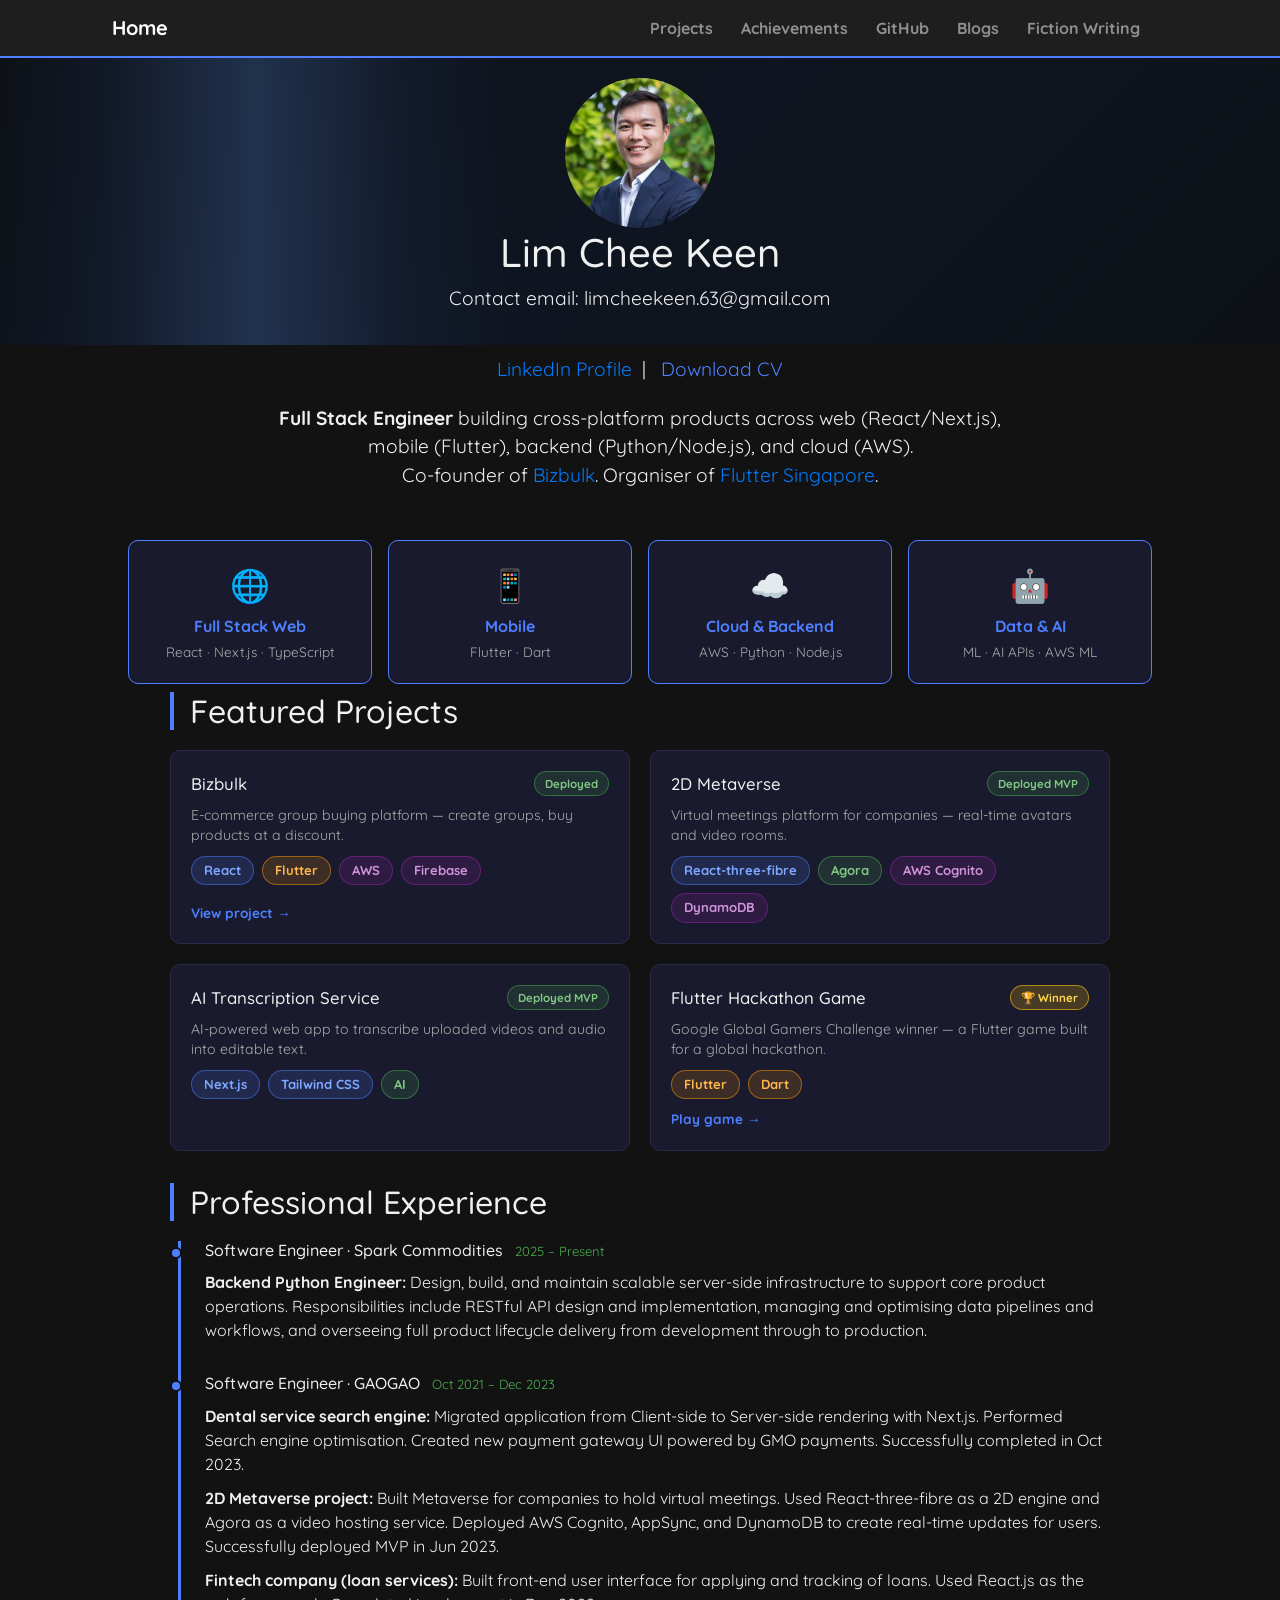
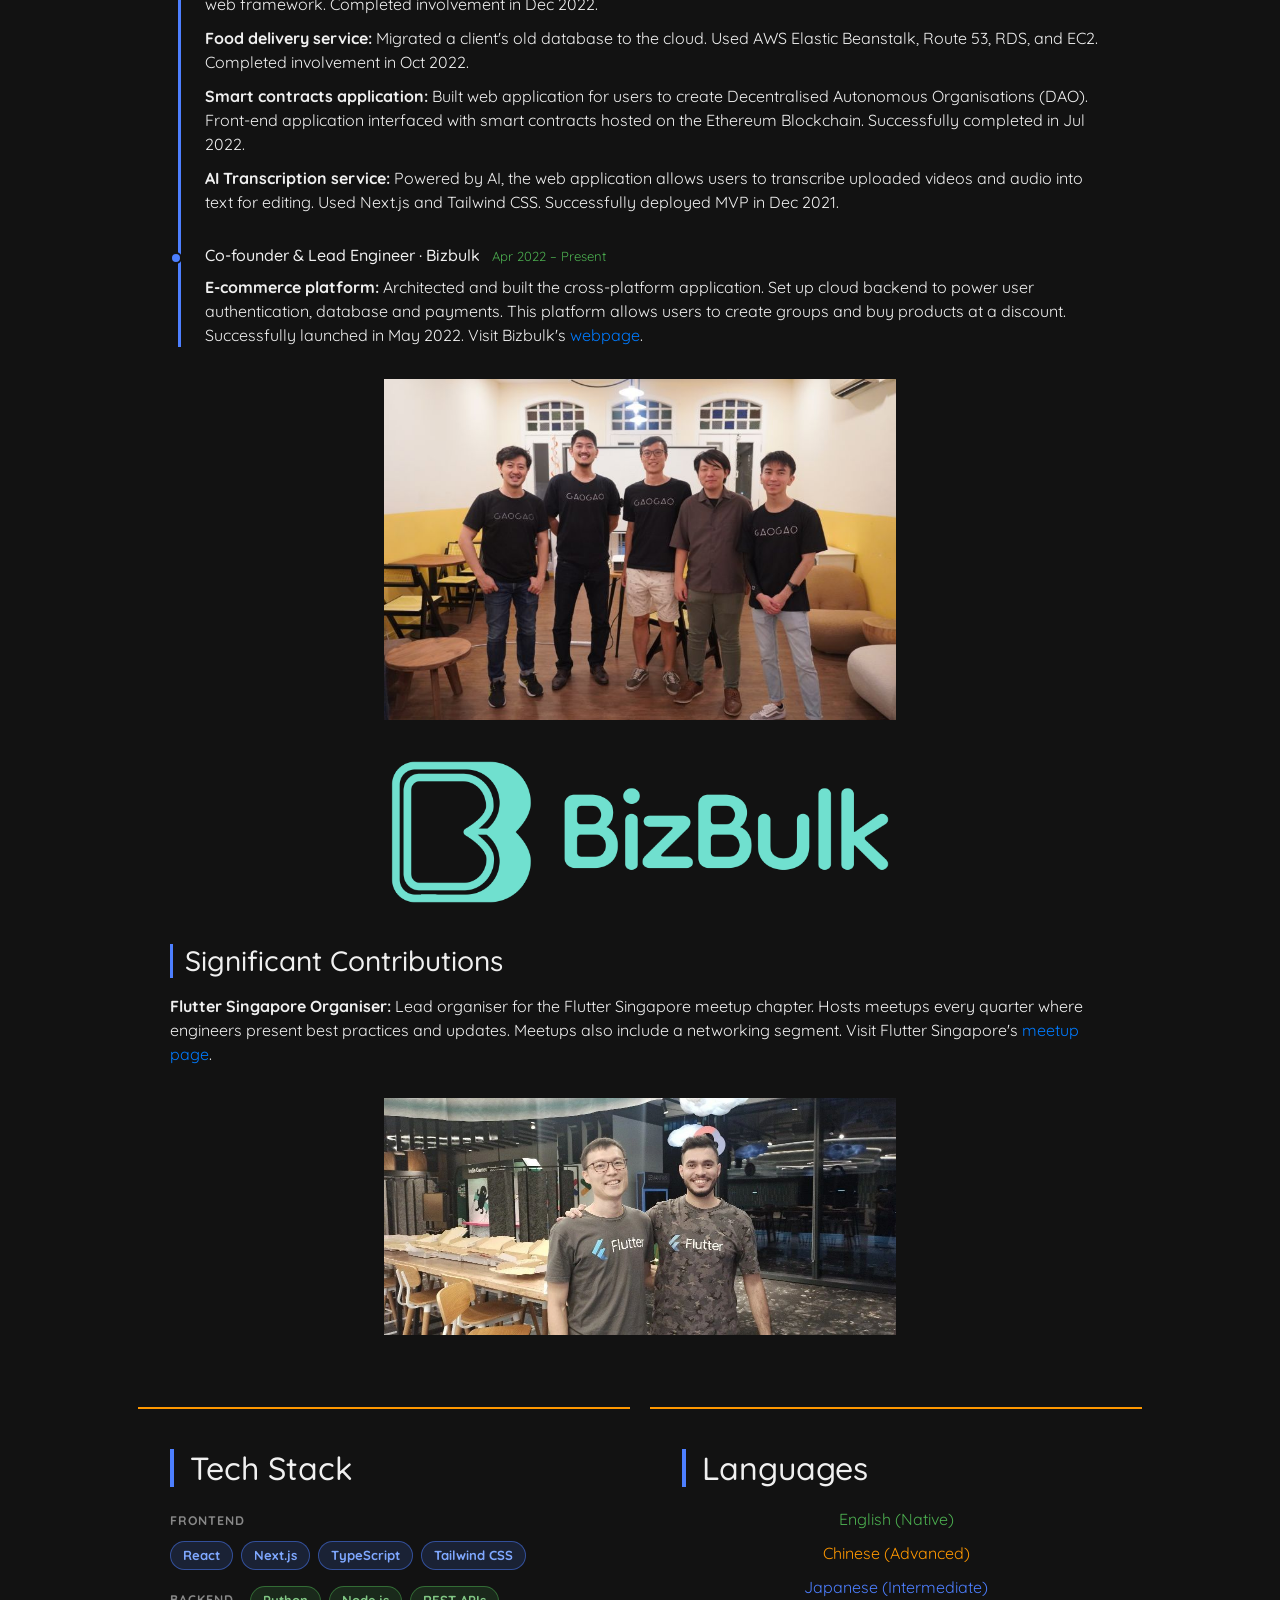
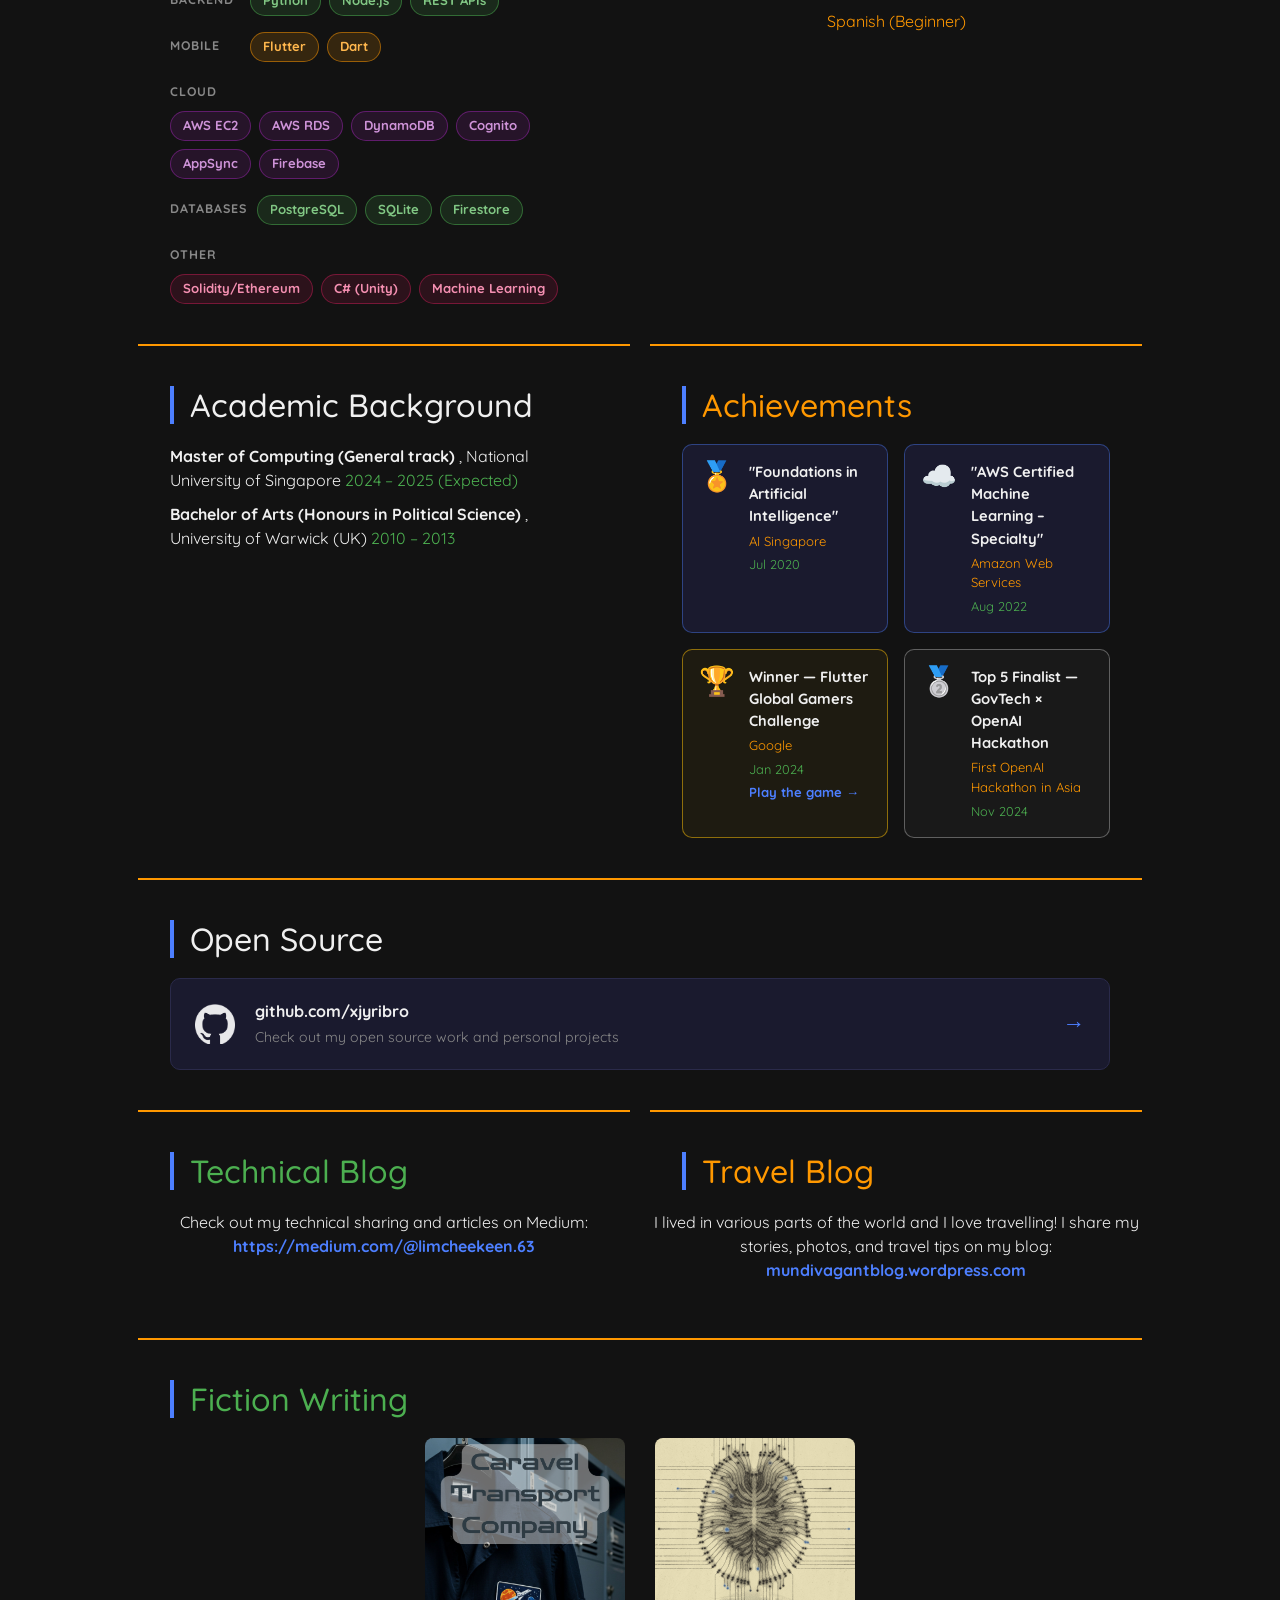
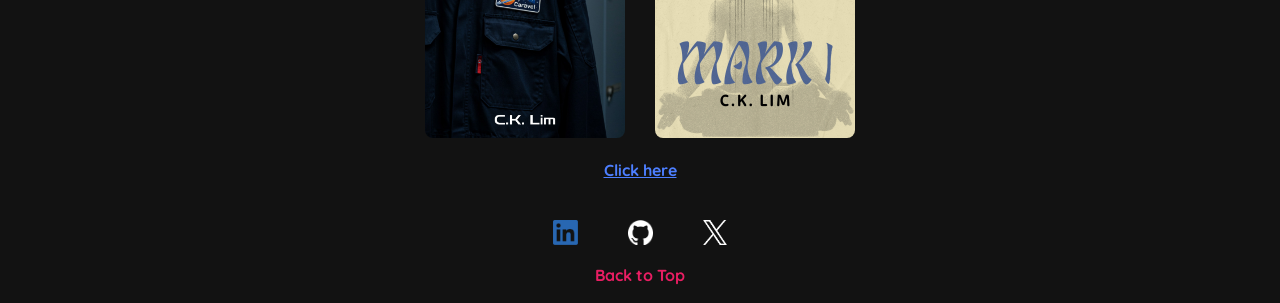
<file: index.html>
<!DOCTYPE html>
<html lang="en">
  <head>
    <meta charset="UTF-8" />
    <meta name="viewport" content="width=device-width, initial-scale=1.0" />
    <title>Lim Chee Keen's CV</title>
    <link
      href="https://stackpath.bootstrapcdn.com/bootstrap/4.5.2/css/bootstrap.min.css"
      rel="stylesheet"
    />
    <link
      href="https://fonts.googleapis.com/css?family=Quicksand"
      rel="stylesheet"
    />
    <link rel="stylesheet" href="styles.css" />
  </head>

  <body>
    <nav class="navbar navbar-expand-lg navbar-dark">
      <a class="navbar-brand" href="#">Home</a>
      <button
        class="navbar-toggler"
        type="button"
        data-toggle="collapse"
        data-target="#navbarNav"
        aria-controls="navbarNav"
        aria-expanded="false"
        aria-label="Toggle navigation"
      >
        <span class="navbar-toggler-icon"></span>
      </button>
      <div class="collapse navbar-collapse" id="navbarNav">
        <ul class="navbar-nav ml-auto">
          <li class="nav-item">
            <a class="nav-link" href="#projects">Projects</a>
          </li>
          <li class="nav-item">
            <a class="nav-link" href="#achievements">Achievements</a>
          </li>
          <li class="nav-item">
            <a class="nav-link" href="#github">GitHub</a>
          </li>
          <li class="nav-item">
            <a class="nav-link" href="#blogs">Blogs</a>
          </li>
          <li class="nav-item">
            <a class="nav-link" href="#fiction">Fiction Writing</a>
          </li>
        </ul>
      </div>
    </nav>
    <div id="custom-scroller"></div>

    <div class="shimmer-banner" id="home">
      <div class="header-top">
        <img src="public/profile_picture.png" alt="Lim Chee Keen's Profile Picture" />
        <h1>Lim Chee Keen</h1>
        <p>Contact email: limcheekeen.63@gmail.com</p>
      </div>
    </div>
    <div class="header-wrapper">
      <div class="header">
        <a
          href="https://www.linkedin.com/in/chee-keen-lim-3487a0145/"
          target="_blank"
          >LinkedIn Profile</a
        >&nbsp; | &nbsp;
        <a href="lim_chee_keen.pdf" download style="color: #4d7fff"
          >Download CV</a
        >
        <p class="tagline">
          <strong>Full Stack Engineer</strong> building cross-platform products across
          web (React/Next.js), mobile (Flutter), backend (Python/Node.js), and cloud (AWS).<br />
          Co-founder of
          <a href="https://bizbulk.com/" target="_blank">Bizbulk</a>. Organiser
          of
          <a href="https://www.meetup.com/flutter-singapore/" target="_blank"
            >Flutter Singapore</a
          >.
        </p>
      </div>
    </div>

    <!-- Core Competencies -->
    <div class="competencies-section">
      <div class="competencies-grid">
        <div class="competency-card">
          <span class="competency-icon">🌐</span>
          <h4>Full Stack Web</h4>
          <p>React · Next.js · TypeScript</p>
        </div>
        <div class="competency-card">
          <span class="competency-icon">📱</span>
          <h4>Mobile</h4>
          <p>Flutter · Dart</p>
        </div>
        <div class="competency-card">
          <span class="competency-icon">☁️</span>
          <h4>Cloud &amp; Backend</h4>
          <p>AWS · Python · Node.js</p>
        </div>
        <div class="competency-card">
          <span class="competency-icon">🤖</span>
          <h4>Data &amp; AI</h4>
          <p>ML · AI APIs · AWS ML</p>
        </div>
      </div>
    </div>

    <div class="content">
      <!-- Featured Projects -->
      <div class="section" id="projects">
        <h2 class="section-heading">Featured Projects</h2>
        <div class="projects-grid">
          <div class="project-card">
            <div class="project-header">
              <h4>Bizbulk</h4>
              <span class="outcome-badge badge-deployed">Deployed</span>
            </div>
            <p class="project-desc">E-commerce group buying platform — create groups, buy products at a discount.</p>
            <div class="chip-row">
              <span class="tech-chip chip-frontend">React</span>
              <span class="tech-chip chip-mobile">Flutter</span>
              <span class="tech-chip chip-cloud">AWS</span>
              <span class="tech-chip chip-cloud">Firebase</span>
            </div>
            <a href="https://bizbulk.com/" target="_blank" class="project-link">View project →</a>
          </div>
          <div class="project-card">
            <div class="project-header">
              <h4>2D Metaverse</h4>
              <span class="outcome-badge badge-deployed">Deployed MVP</span>
            </div>
            <p class="project-desc">Virtual meetings platform for companies — real-time avatars and video rooms.</p>
            <div class="chip-row">
              <span class="tech-chip chip-frontend">React-three-fibre</span>
              <span class="tech-chip chip-backend">Agora</span>
              <span class="tech-chip chip-cloud">AWS Cognito</span>
              <span class="tech-chip chip-cloud">DynamoDB</span>
            </div>
          </div>
          <div class="project-card">
            <div class="project-header">
              <h4>AI Transcription Service</h4>
              <span class="outcome-badge badge-deployed">Deployed MVP</span>
            </div>
            <p class="project-desc">AI-powered web app to transcribe uploaded videos and audio into editable text.</p>
            <div class="chip-row">
              <span class="tech-chip chip-frontend">Next.js</span>
              <span class="tech-chip chip-frontend">Tailwind CSS</span>
              <span class="tech-chip chip-backend">AI</span>
            </div>
          </div>
          <div class="project-card">
            <div class="project-header">
              <h4>Flutter Hackathon Game</h4>
              <span class="outcome-badge badge-winner">🏆 Winner</span>
            </div>
            <p class="project-desc">Google Global Gamers Challenge winner — a Flutter game built for a global hackathon.</p>
            <div class="chip-row">
              <span class="tech-chip chip-mobile">Flutter</span>
              <span class="tech-chip chip-mobile">Dart</span>
            </div>
            <a href="https://xjyribro.github.io/xjyribro.gomiland.io/" target="_blank" class="project-link">Play game →</a>
          </div>
        </div>
      </div>

      <div class="section" id="experience">
        <h2 class="section-heading">Professional Experience</h2>

        <div class="timeline">
          <div class="timeline-item">
            <div class="timeline-dot"></div>
            <div class="timeline-content">
              <h3>Software Engineer · Spark Commodities <span class="timeline-date">2025 – Present</span></h3>
              <ul>
                <li>
                  <strong>Backend Python Engineer:</strong> Design, build, and maintain
                  scalable server-side infrastructure to support core product operations.
                  Responsibilities include RESTful API design and implementation, managing
                  and optimising data pipelines and workflows, and overseeing full product
                  lifecycle delivery from development through to production.
                </li>
              </ul>
            </div>
          </div>

          <div class="timeline-item">
            <div class="timeline-dot"></div>
            <div class="timeline-content">
              <h3>Software Engineer · GAOGAO <span class="timeline-date">Oct 2021 – Dec 2023</span></h3>
              <ul>
                <li>
                  <strong>Dental service search engine:</strong> Migrated application
                  from Client-side to Server-side rendering with Next.js. Performed
                  Search engine optimisation. Created new payment gateway UI powered
                  by GMO payments. Successfully completed in Oct 2023.
                </li>
                <li>
                  <strong>2D Metaverse project:</strong> Built Metaverse for companies
                  to hold virtual meetings. Used React-three-fibre as a 2D engine and
                  Agora as a video hosting service. Deployed AWS Cognito, AppSync, and
                  DynamoDB to create real-time updates for users. Successfully
                  deployed MVP in Jun 2023.
                </li>
                <li>
                  <strong>Fintech company (loan services):</strong> Built front-end
                  user interface for applying and tracking of loans. Used React.js as
                  the web framework. Completed involvement in Dec 2022.
                </li>
                <li>
                  <strong>Food delivery service:</strong> Migrated a client's old
                  database to the cloud. Used AWS Elastic Beanstalk, Route 53, RDS,
                  and EC2. Completed involvement in Oct 2022.
                </li>
                <li>
                  <strong>Smart contracts application:</strong> Built web application
                  for users to create Decentralised Autonomous Organisations (DAO).
                  Front-end application interfaced with smart contracts hosted on
                  the Ethereum Blockchain. Successfully completed in Jul 2022.
                </li>
                <li>
                  <strong>AI Transcription service:</strong> Powered by AI, the web
                  application allows users to transcribe uploaded videos and audio
                  into text for editing. Used Next.js and Tailwind CSS. Successfully
                  deployed MVP in Dec 2021.
                </li>
              </ul>
            </div>
          </div>

          <div class="timeline-item">
            <div class="timeline-dot"></div>
            <div class="timeline-content">
              <h3>Co-founder &amp; Lead Engineer · Bizbulk <span class="timeline-date">Apr 2022 – Present</span></h3>
              <ul>
                <li>
                  <strong>E-commerce platform:</strong> Architected and built the
                  cross-platform application. Set up cloud backend to power user
                  authentication, database and payments. This platform allows users to
                  create groups and buy products at a discount. Successfully launched
                  in May 2022. Visit Bizbulk's
                  <a href="https://bizbulk.com/" target="_blank">webpage</a>.
                </li>
              </ul>
            </div>
          </div>
        </div>
      </div>

      <div class="image-container">
        <img src="public/gaogao_team.jpg" alt="GAOGAO team" class="image" />
      </div>
      <div class="image-container">
        <img src="public/bizbulk_logo.png" alt="Bizbulk" class="image" />
      </div>

      <div class="section">
        <h3 class="section-heading-sm">Significant Contributions</h3>
        <ul>
          <li>
            <strong>Flutter Singapore Organiser:</strong> Lead organiser for the
            Flutter Singapore meetup chapter. Hosts meetups every quarter where
            engineers present best practices and updates. Meetups also include a
            networking segment. Visit Flutter Singapore's
            <a href="https://www.meetup.com/flutter-singapore/" target="_blank"
              >meetup page</a
            >.
          </li>
        </ul>
      </div>
      <div class="image-container">
        <img src="public/flutter_org.jpg" alt="Flutter organiser" class="image" />
      </div>

      <div class="container">
        <div class="section">
          <hr style="border: 1px solid var(--section-separator); margin: 40px 0" />
          <h2 class="section-heading">Tech Stack</h2>

          <div class="tech-chips-section">
            <div class="chip-group">
              <span class="chip-label">Frontend</span>
              <div class="chip-row">
                <span class="tech-chip chip-frontend">React</span>
                <span class="tech-chip chip-frontend">Next.js</span>
                <span class="tech-chip chip-frontend">TypeScript</span>
                <span class="tech-chip chip-frontend">Tailwind CSS</span>
              </div>
            </div>
            <div class="chip-group">
              <span class="chip-label">Backend</span>
              <div class="chip-row">
                <span class="tech-chip chip-backend">Python</span>
                <span class="tech-chip chip-backend">Node.js</span>
                <span class="tech-chip chip-backend">REST APIs</span>
              </div>
            </div>
            <div class="chip-group">
              <span class="chip-label">Mobile</span>
              <div class="chip-row">
                <span class="tech-chip chip-mobile">Flutter</span>
                <span class="tech-chip chip-mobile">Dart</span>
              </div>
            </div>
            <div class="chip-group">
              <span class="chip-label">Cloud</span>
              <div class="chip-row">
                <span class="tech-chip chip-cloud">AWS EC2</span>
                <span class="tech-chip chip-cloud">AWS RDS</span>
                <span class="tech-chip chip-cloud">DynamoDB</span>
                <span class="tech-chip chip-cloud">Cognito</span>
                <span class="tech-chip chip-cloud">AppSync</span>
                <span class="tech-chip chip-cloud">Firebase</span>
              </div>
            </div>
            <div class="chip-group">
              <span class="chip-label">Databases</span>
              <div class="chip-row">
                <span class="tech-chip chip-backend">PostgreSQL</span>
                <span class="tech-chip chip-backend">SQLite</span>
                <span class="tech-chip chip-backend">Firestore</span>
              </div>
            </div>
            <div class="chip-group">
              <span class="chip-label">Other</span>
              <div class="chip-row">
                <span class="tech-chip chip-other">Solidity/Ethereum</span>
                <span class="tech-chip chip-other">C# (Unity)</span>
                <span class="tech-chip chip-other">Machine Learning</span>
              </div>
            </div>
          </div>
        </div>

        <div class="section">
          <hr style="border: 1px solid var(--section-separator); margin: 40px 0" />
          <h2 class="section-heading">Languages</h2>
          <ul style="text-align: center">
            <li style="color: var(--text-green)">English (Native)</li>
            <li style="color: var(--text-orange)">Chinese (Advanced)</li>
            <li style="color: var(--text-blue)">Japanese (Intermediate)</li>
            <li style="color: var(--text-orange)">Spanish (Beginner)</li>
          </ul>
        </div>
      </div>

      <div class="container" id="achievements">
        <div class="section">
          <hr style="border: 1px solid var(--section-separator); margin: 40px 0" />
          <h2 class="section-heading">Academic Background</h2>
          <ul>
            <li>
              <strong>Master of Computing (General track)</strong>
              , National University of Singapore
              <span style="color: var(--text-green)">2024 – 2025 (Expected)</span>
            </li>
            <li>
              <strong>Bachelor of Arts (Honours in Political Science)</strong>
              , University of Warwick (UK)
              <span style="color: var(--text-green)">2010 – 2013</span>
            </li>
          </ul>
        </div>

        <div class="section">
          <hr style="border: 1px solid var(--section-separator); margin: 40px 0" />
          <h2 class="section-heading" style="color: var(--text-orange)">Achievements</h2>
          <div class="achievements-grid">
            <div class="achievement-badge badge-cert">
              <div class="achievement-icon">🏅</div>
              <div class="achievement-body">
                <strong>"Foundations in Artificial Intelligence"</strong>
                <span class="achievement-org">AI Singapore</span>
                <span class="achievement-date">Jul 2020</span>
              </div>
            </div>
            <div class="achievement-badge badge-cert">
              <div class="achievement-icon">☁️</div>
              <div class="achievement-body">
                <strong>"AWS Certified Machine Learning – Specialty"</strong>
                <span class="achievement-org">Amazon Web Services</span>
                <span class="achievement-date">Aug 2022</span>
              </div>
            </div>
            <div class="achievement-badge badge-winner">
              <div class="achievement-icon">🏆</div>
              <div class="achievement-body">
                <strong>Winner — Flutter Global Gamers Challenge</strong>
                <span class="achievement-org">Google</span>
                <span class="achievement-date">Jan 2024</span>
                <a
                  href="https://xjyribro.github.io/xjyribro.gomiland.io/"
                  target="_blank"
                  class="achievement-link"
                >Play the game →</a>
              </div>
            </div>
            <div class="achievement-badge badge-finalist">
              <div class="achievement-icon">🥈</div>
              <div class="achievement-body">
                <strong>Top 5 Finalist — GovTech × OpenAI Hackathon</strong>
                <span class="achievement-org">First OpenAI Hackathon in Asia</span>
                <span class="achievement-date">Nov 2024</span>
              </div>
            </div>
          </div>
        </div>
      </div>

      <!-- GitHub Section -->
      <div class="section" id="github">
        <hr style="border: 1px solid var(--section-separator); margin: 40px 0" />
        <h2 class="section-heading">Open Source</h2>
        <a href="https://github.com/xjyribro" target="_blank" class="github-card">
          <div class="github-card-inner">
            <img src="public/github.png" alt="GitHub" class="github-logo" />
            <div class="github-text">
              <strong>github.com/xjyribro</strong>
              <p>Check out my open source work and personal projects</p>
            </div>
            <span class="github-arrow">→</span>
          </div>
        </a>
      </div>

      <div class="container" id="blogs">
        <div class="section">
          <hr style="border: 1px solid var(--section-separator); margin: 40px 0" />
          <h2 class="section-heading" style="color: var(--text-green)">Technical Blog</h2>
          <p style="text-align: center">
            Check out my technical sharing and articles on Medium: <br />
            <a
              href="https://medium.com/@limcheekeen.63"
              target="_blank"
              style="color: var(--highlight-blue); font-weight: bold"
            >
              https://medium.com/@limcheekeen.63
            </a>
          </p>
        </div>
        <div class="section" id="travel-blog">
          <hr style="border: 1px solid var(--section-separator); margin: 40px 0" />
          <h2 class="section-heading" style="color: var(--text-orange)">Travel Blog</h2>
          <p style="text-align: center">
            I lived in various parts of the world and I love travelling! I share
            my stories, photos, and travel tips on my blog: <br />
            <a
              href="https://mundivagantblog.wordpress.com"
              target="_blank"
              style="color: var(--highlight-blue); font-weight: bold"
            >
              mundivagantblog.wordpress.com
            </a>
          </p>
        </div>
      </div>

      <div class="container" id="fiction">
        <div class="section">
          <hr style="border: 1px solid var(--section-separator); margin: 40px 0" />
          <h2 class="section-heading" style="color: var(--text-green)">Fiction Writing</h2>
          <div class="books-preview">
            <div class="book-preview">
              <img src="public/caravel_cover.png" alt="Caravel Book Cover" class="book-cover-preview" />
            </div>
            <div class="book-preview">
              <img src="public/marki_cover_.jpg" alt="Marki Book Cover" class="book-cover-preview" />
            </div>
          </div>
          <p style="text-align: center; margin-top: 20px">
            <a href="publishing" style="color: var(--highlight-blue); font-weight: bold; text-decoration: underline;">
              Click here
            </a>
          </p>
        </div>
      </div>

      <div class="social-icons">
        <a
          href="https://www.linkedin.com/in/ck-lim11/"
          target="_blank"
          aria-label="LinkedIn"
        >
          <img src="public/linkedin.png" alt="LinkedIn Icon" />
        </a>
        <a
          href="https://github.com/xjyribro"
          target="_blank"
          aria-label="GitHub"
        >
          <img src="public/github.png" alt="GitHub Icon" />
        </a>
        <a href="https://x.com/lcheekeen" target="_blank" aria-label="Twitter">
          <img src="public/x_icon.png" alt="Twitter Icon" />
        </a>
      </div>

      <p style="text-align: center; margin-top: 20px">
        <a href="#home" style="color: var(--text-red); font-weight: bold"
          >Back to Top</a
        >
      </p>
    </div>
    <script src="https://code.jquery.com/jquery-3.6.0.min.js"></script>
    <script src="https://cdn.jsdelivr.net/npm/@popperjs/core@2.9.3/dist/umd/popper.min.js"></script>
    <script src="https://stackpath.bootstrapcdn.com/bootstrap/4.5.2/js/bootstrap.min.js"></script>
    <script>
      document.addEventListener("scroll", () => {
        const scrollTop =
          document.documentElement.scrollTop || document.body.scrollTop
        const scrollHeight =
          document.documentElement.scrollHeight -
          document.documentElement.clientHeight
        const scrollPercent = (scrollTop / scrollHeight) * 100

        document.getElementById("custom-scroller").style.width =
          scrollPercent + "%"
      })
    </script>
    <script>
      function updateGreenBarPosition() {
        const navbar = document.querySelector(".navbar")
        const textGreen = document.getElementById("custom-scroller")

        if (navbar && textGreen) {
          const navbarHeight = navbar.offsetHeight
          textGreen.style.top = `${navbarHeight}px`
        }
      }

      const navbar = document.querySelector(".navbar")
      if (navbar) {
        const resizeObserver = new ResizeObserver(() => {
          updateGreenBarPosition()
        })
        resizeObserver.observe(navbar)
      }

      window.addEventListener("DOMContentLoaded", updateGreenBarPosition)

      const navbarToggler = document.querySelector(".navbar-toggler")
      if (navbarToggler) {
        navbarToggler.addEventListener("click", () => {
          navbar.offsetHeight
        })
      }
    </script>
    <script>
      document.addEventListener("DOMContentLoaded", () => {
        const images = document.querySelectorAll(".image")

        const observer = new IntersectionObserver(
          (entries) => {
            entries.forEach((entry) => {
              if (entry.isIntersecting) {
                entry.target.classList.add("visible")
                observer.unobserve(entry.target)
              }
            })
          },
          { threshold: 0.1 }
        )

        images.forEach((image) => {
          observer.observe(image)
        })
      })
    </script>
  </body>
</html>
</file>
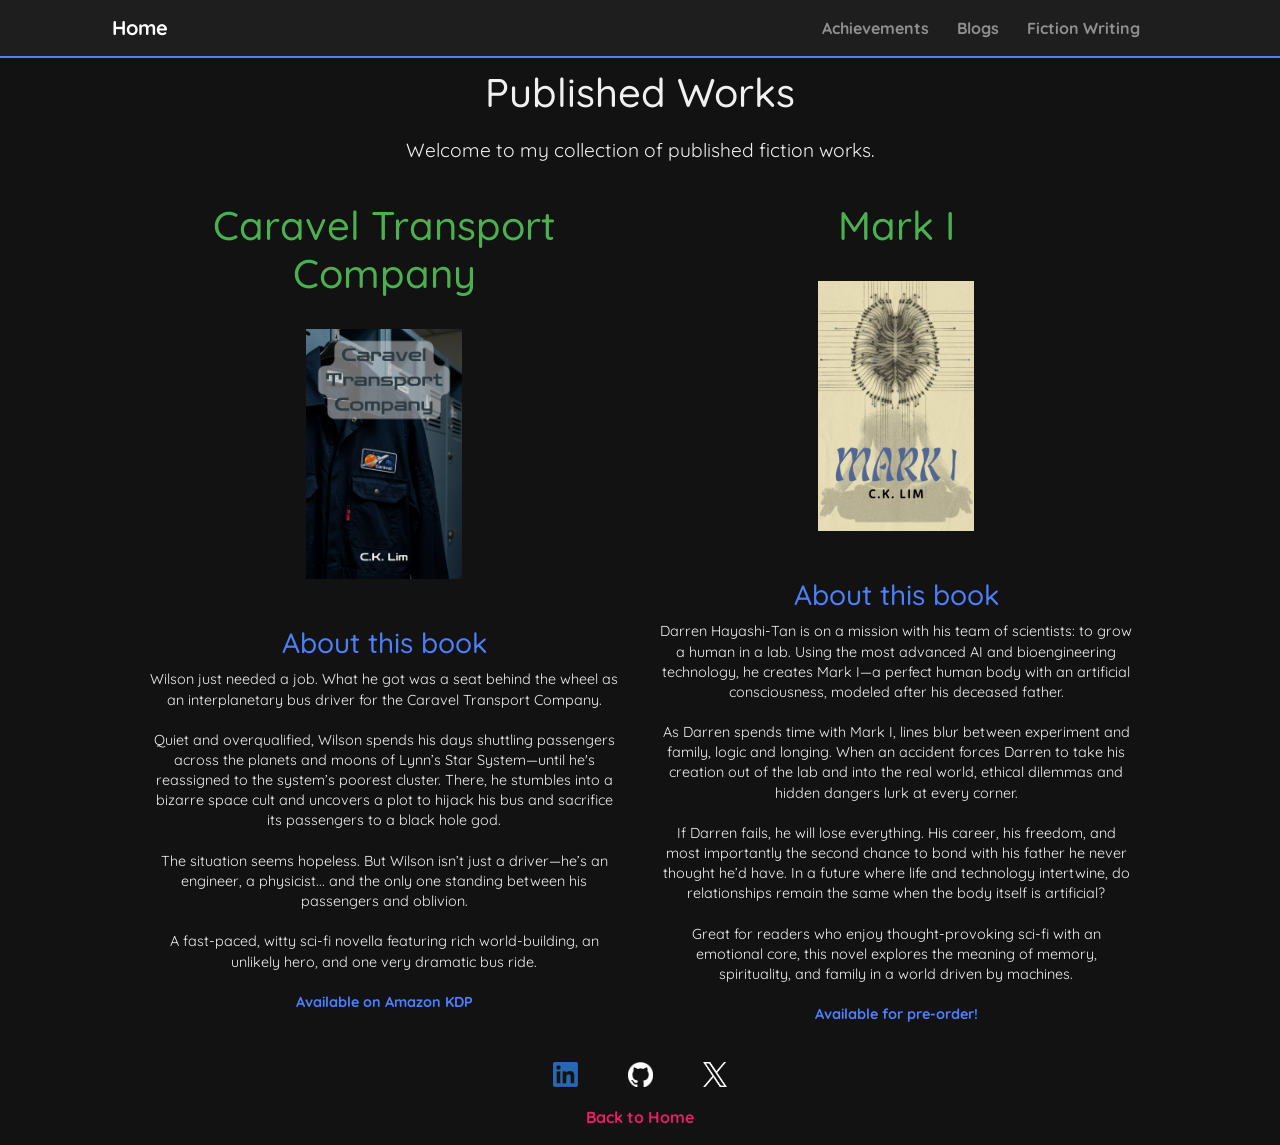
<file: publishing/index.html>
<!DOCTYPE html>
<html lang="en">
  <head>
    <meta charset="UTF-8" />
    <meta name="viewport" content="width=device-width, initial-scale=1.0" />
    <title>Published Works - Lim Chee Keen</title>
    <link
      href="https://stackpath.bootstrapcdn.com/bootstrap/4.5.2/css/bootstrap.min.css"
      rel="stylesheet"
    />
    <link
      href="https://fonts.googleapis.com/css?family=Quicksand"
      rel="stylesheet"
    />
    <link rel="stylesheet" href="../styles.css" />
  </head>

  <body>
    <nav class="navbar navbar-expand-lg navbar-dark">
      <a class="navbar-brand" href="../index.html">Home</a>
      <button
        class="navbar-toggler"
        type="button"
        data-toggle="collapse"
        data-target="#navbarNav"
        aria-controls="navbarNav"
        aria-expanded="false"
        aria-label="Toggle navigation"
      >
        <span class="navbar-toggler-icon"></span>
      </button>
      <div class="collapse navbar-collapse" id="navbarNav">
        <ul class="navbar-nav ml-auto">
          <li class="nav-item">
            <a class="nav-link" href="../index.html#achievements">Achievements</a>
          </li>
          <li class="nav-item">
            <a class="nav-link" href="../index.html#blogs">Blogs</a>
          </li>
          <li class="nav-item">
            <a class="nav-link" href="../index.html#fiction">Fiction Writing</a>
          </li>
        </ul>
      </div>
    </nav>
    <div id="custom-scroller"></div>

    <div class="header-wrapper" id="home">
      <div class="header" id="home">
        <h1>Published Works</h1>
        <p class="tagline">
          Welcome to my collection of published fiction works.
        </p>
      </div>
    </div>

    <div class="content">
      <div class="books-container">
        <div class="book-item">
          <h2 style="color: var(--text-green); font-size: 2.5em; margin-bottom: 30px;">Caravel Transport Company</h2>
          <div class="image-container">
            <img src="../public/caravel_cover.png" alt="Caravel Book Cover" class="book-cover" />
          </div>
          <div class="section">
            <h3>About this book</h3>
            <p>
              Wilson just needed a job. What he got was a seat behind the wheel as an interplanetary bus driver for the Caravel Transport Company.

              <br><br>Quiet and overqualified, Wilson spends his days shuttling passengers across the planets and moons of Lynn’s Star System—until he's reassigned to the system’s poorest cluster. There, he stumbles into a bizarre space cult and uncovers a plot to hijack his bus and sacrifice its passengers to a black hole god.

              <br><br>The situation seems hopeless. But Wilson isn’t just a driver—he’s an engineer, a physicist... and the only one standing between his passengers and oblivion.

              <br><br>A fast-paced, witty sci-fi novella featuring rich world-building, an unlikely hero, and one very dramatic bus ride.
            </p>
            <p style="text-align: center; margin-top: 20px;">
              <a href="https://www.amazon.com/dp/B0F9NJKQZB" target="_blank" style="color: var(--highlight-blue); font-weight: bold;">
                Available on Amazon KDP
              </a>
            </p>
          </div>
        </div>
        
        <div class="book-item">
          <h2 style="color: var(--text-green); font-size: 2.5em; margin-bottom: 30px;">Mark I</h2>
          <div class="image-container">
            <img src="../public/marki_cover_.jpg" alt="Marki Book Cover" class="book-cover" />
          </div>
          <div class="section">
            <h3>About this book</h3>
            <p>
              Darren Hayashi-Tan is on a mission with his team of scientists: to grow a human in a lab. Using the most advanced AI and bioengineering technology, he creates Mark I—a perfect human body with an artificial consciousness, modeled after his deceased father.
              <br><br>As Darren spends time with Mark I, lines blur between experiment and family, logic and longing. When an accident forces Darren to take his creation out of the lab and into the real world, ethical dilemmas and hidden dangers lurk at every corner.
              <br><br>If Darren fails, he will lose everything. His career, his freedom, and most importantly the second chance to bond with his father he never thought he’d have.
              In a future where life and technology intertwine, do relationships remain the same when the body itself is artificial?
              <br><br>Great for readers who enjoy thought-provoking sci-fi with an emotional core, this novel explores the meaning of memory, spirituality, and family in a world driven by machines.
            </p>
            <p style="text-align: center; margin-top: 20px;">
              <a href="https://www.amazon.com/dp/B0FQCM9SSZ" target="_blank" style="color: var(--highlight-blue); font-weight: bold;">
                Available for pre-order!
              </a>
            </p>
          </div>
        </div>
      </div>

      <div class="social-icons">
        <a
          href="https://www.linkedin.com/in/ck-lim11/"
          target="_blank"
          aria-label="LinkedIn"
        >
          <img src="../public/linkedin.png" alt="LinkedIn Icon" />
        </a>
        <a
          href="https://github.com/xjyribro"
          target="_blank"
          aria-label="GitHub"
        >
          <img src="../public/github.png" alt="GitHub Icon" />
        </a>
        <a href="https://x.com/lcheekeen" target="_blank" aria-label="Twitter">
          <img src="../public/x_icon.png" alt="Twitter Icon" />
        </a>
      </div>

      <p style="text-align: center; margin-top: 20px">
        <a href="../index.html" style="color: var(--text-red); font-weight: bold"
          >Back to Home</a
        >
      </p>
    </div>
    
    <script src="https://code.jquery.com/jquery-3.6.0.min.js"></script>
    <script src="https://cdn.jsdelivr.net/npm/@popperjs/core@2.9.3/dist/umd/popper.min.js"></script>
    <script src="https://stackpath.bootstrapcdn.com/bootstrap/4.5.2/js/bootstrap.min.js"></script>
    <script>
      document.addEventListener("scroll", () => {
        const scrollTop =
          document.documentElement.scrollTop || document.body.scrollTop
        const scrollHeight =
          document.documentElement.scrollHeight -
          document.documentElement.clientHeight
        const scrollPercent = (scrollTop / scrollHeight) * 100

        document.getElementById("custom-scroller").style.width =
          scrollPercent + "%"
      })
    </script>
    <script>
      function updateGreenBarPosition() {
        const navbar = document.querySelector(".navbar")
        const textGreen = document.getElementById("custom-scroller")

        if (navbar && textGreen) {
          const navbarHeight = navbar.offsetHeight
          textGreen.style.top = `${navbarHeight}px`
        }
      }

      const navbar = document.querySelector(".navbar")
      if (navbar) {
        const resizeObserver = new ResizeObserver(() => {
          updateGreenBarPosition()
        })

        resizeObserver.observe(navbar)
      }

      window.addEventListener("DOMContentLoaded", updateGreenBarPosition)

      const navbarToggler = document.querySelector(".navbar-toggler")
      if (navbarToggler) {
        navbarToggler.addEventListener("click", () => {
          navbar.offsetHeight
        })
      }
    </script>
  </body>
</html>
</file>
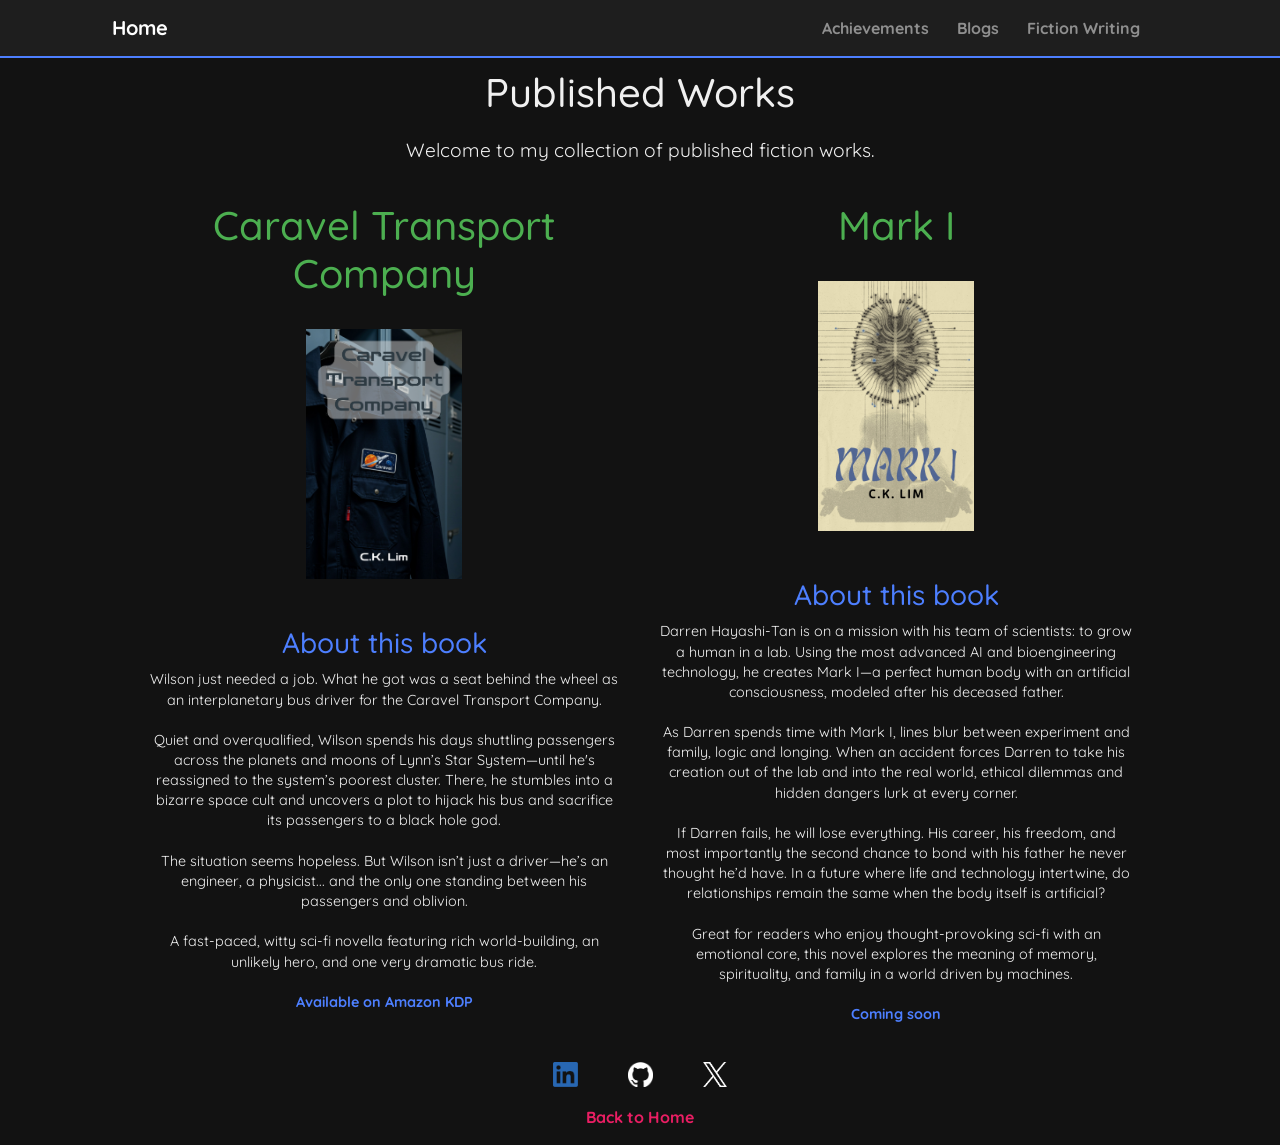
<file: publishing.html>
<!DOCTYPE html>
<html lang="en">
  <head>
    <meta charset="UTF-8" />
    <meta name="viewport" content="width=device-width, initial-scale=1.0" />
    <title>Published Works - Lim Chee Keen</title>
    <link
      href="https://stackpath.bootstrapcdn.com/bootstrap/4.5.2/css/bootstrap.min.css"
      rel="stylesheet"
    />
    <link
      href="https://fonts.googleapis.com/css?family=Quicksand"
      rel="stylesheet"
    />
    <link rel="stylesheet" href="styles.css" />
  </head>

  <body>
    <nav class="navbar navbar-expand-lg navbar-dark">
      <a class="navbar-brand" href="index.html">Home</a>
      <button
        class="navbar-toggler"
        type="button"
        data-toggle="collapse"
        data-target="#navbarNav"
        aria-controls="navbarNav"
        aria-expanded="false"
        aria-label="Toggle navigation"
      >
        <span class="navbar-toggler-icon"></span>
      </button>
      <div class="collapse navbar-collapse" id="navbarNav">
        <ul class="navbar-nav ml-auto">
          <li class="nav-item">
            <a class="nav-link" href="index.html#achievements">Achievements</a>
          </li>
          <li class="nav-item">
            <a class="nav-link" href="index.html#blogs">Blogs</a>
          </li>
          <li class="nav-item">
            <a class="nav-link" href="index.html#fiction">Fiction Writing</a>
          </li>
        </ul>
      </div>
    </nav>
    <div id="custom-scroller"></div>

    <div class="header-wrapper" id="home">
      <div class="header" id="home">
        <h1>Published Works</h1>
        <p class="tagline">
          Welcome to my collection of published fiction works.
        </p>
      </div>
    </div>

    <div class="content">
      <div class="books-container">
        <div class="book-item">
          <h2 style="color: var(--text-green); font-size: 2.5em; margin-bottom: 30px;">Caravel Transport Company</h2>
          <div class="image-container">
            <img src="public/caravel_cover.png" alt="Caravel Book Cover" class="book-cover" />
          </div>
          <div class="section">
            <h3>About this book</h3>
            <p>
              Wilson just needed a job. What he got was a seat behind the wheel as an interplanetary bus driver for the Caravel Transport Company.

              <br><br>Quiet and overqualified, Wilson spends his days shuttling passengers across the planets and moons of Lynn’s Star System—until he's reassigned to the system’s poorest cluster. There, he stumbles into a bizarre space cult and uncovers a plot to hijack his bus and sacrifice its passengers to a black hole god.

              <br><br>The situation seems hopeless. But Wilson isn’t just a driver—he’s an engineer, a physicist... and the only one standing between his passengers and oblivion.

              <br><br>A fast-paced, witty sci-fi novella featuring rich world-building, an unlikely hero, and one very dramatic bus ride.
            </p>
            <p style="text-align: center; margin-top: 20px;">
              <a href="https://www.amazon.com/dp/B0F9NJKQZB" target="_blank" style="color: var(--highlight-blue); font-weight: bold;">
                Available on Amazon KDP
              </a>
            </p>
          </div>
        </div>
        
        <div class="book-item">
          <h2 style="color: var(--text-green); font-size: 2.5em; margin-bottom: 30px;">Mark I</h2>
          <div class="image-container">
            <img src="public/marki_cover_.jpg" alt="Marki Book Cover" class="book-cover" />
          </div>
          <div class="section">
            <h3>About this book</h3>
            <p>
              Darren Hayashi-Tan is on a mission with his team of scientists: to grow a human in a lab. Using the most advanced AI and bioengineering technology, he creates Mark I—a perfect human body with an artificial consciousness, modeled after his deceased father.
              <br><br>As Darren spends time with Mark I, lines blur between experiment and family, logic and longing. When an accident forces Darren to take his creation out of the lab and into the real world, ethical dilemmas and hidden dangers lurk at every corner.
              <br><br>If Darren fails, he will lose everything. His career, his freedom, and most importantly the second chance to bond with his father he never thought he’d have.
              In a future where life and technology intertwine, do relationships remain the same when the body itself is artificial?
              <br><br>Great for readers who enjoy thought-provoking sci-fi with an emotional core, this novel explores the meaning of memory, spirituality, and family in a world driven by machines.
            </p>
            <p style="text-align: center; margin-top: 20px;">
              <a style="color: var(--highlight-blue); font-weight: bold;">
                Coming soon
              </a>
            </p>
          </div>
        </div>
      </div>

      <div class="social-icons">
        <a
          href="https://www.linkedin.com/in/ck-lim11/"
          target="_blank"
          aria-label="LinkedIn"
        >
          <img src="public/linkedin.png" alt="LinkedIn Icon" />
        </a>
        <a
          href="https://github.com/xjyribro"
          target="_blank"
          aria-label="GitHub"
        >
          <img src="public/github.png" alt="GitHub Icon" />
        </a>
        <a href="https://x.com/lcheekeen" target="_blank" aria-label="Twitter">
          <img src="public/x_icon.png" alt="Twitter Icon" />
        </a>
      </div>

      <p style="text-align: center; margin-top: 20px">
        <a href="index.html" style="color: var(--text-red); font-weight: bold"
          >Back to Home</a
        >
      </p>
    </div>
    
    <script src="https://code.jquery.com/jquery-3.6.0.min.js"></script>
    <script src="https://cdn.jsdelivr.net/npm/@popperjs/core@2.9.3/dist/umd/popper.min.js"></script>
    <script src="https://stackpath.bootstrapcdn.com/bootstrap/4.5.2/js/bootstrap.min.js"></script>
    <script>
      document.addEventListener("scroll", () => {
        const scrollTop =
          document.documentElement.scrollTop || document.body.scrollTop
        const scrollHeight =
          document.documentElement.scrollHeight -
          document.documentElement.clientHeight
        const scrollPercent = (scrollTop / scrollHeight) * 100

        document.getElementById("custom-scroller").style.width =
          scrollPercent + "%"
      })
    </script>
    <script>
      function updateGreenBarPosition() {
        const navbar = document.querySelector(".navbar")
        const textGreen = document.getElementById("custom-scroller")

        if (navbar && textGreen) {
          const navbarHeight = navbar.offsetHeight
          textGreen.style.top = `${navbarHeight}px`
        }
      }

      const navbar = document.querySelector(".navbar")
      if (navbar) {
        const resizeObserver = new ResizeObserver(() => {
          updateGreenBarPosition()
        })

        resizeObserver.observe(navbar)
      }

      window.addEventListener("DOMContentLoaded", updateGreenBarPosition)

      const navbarToggler = document.querySelector(".navbar-toggler")
      if (navbarToggler) {
        navbarToggler.addEventListener("click", () => {
          navbar.offsetHeight
        })
      }
    </script>
  </body>
</html>
</file>
<file: styles.css>
:root {
  --primary-bg: #121212;
  --secondary-bg: #241a07;
  --primary-text: #f0f0f0;
  --primary-border: #4d7fff;
  --highlight-blue: #4d7fff;
  --scrollbar-bg: #1e1e1e;
  --scrollbar-thumb: #27324e;
  --scrollbar-thumb-hover: #5670be;
  --scrollbar-scroller: #4caf50;
  --section-separator: #ff9800;
  --text-blue: #4d7fff;
  --text-green: #4caf50;
  --text-orange: #ff9800;
  --text-red: #e91e63;
  --card-bg: #1a1a2e;
  --navbar-height: 56px;
  --text-padding: 32px;
}

body {
  font-family: "Quicksand", sans-serif;
  background-color: var(--primary-bg);
  color: var(--primary-text);
  scrollbar-width: thin;
  scrollbar-color: var(--scrollbar-thumb) var(--scrollbar-bg);
}

.navbar {
  position: sticky;
  top: 0;
  z-index: 1000;
  background-color: var(--scrollbar-bg);
  border-bottom: 2px solid var(--primary-border);
}

@media (min-width: 600px) {
  .navbar {
    padding-left: 100px;
    padding-right: 100px;
  }
}

.navbar-content {
  display: flex;
  margin: auto;
  justify-content: space-between;
  width: 70%;
  align-items: center;
  margin: 0 auto;
}

.navbar a {
  color: var(--primary-text);
  font-weight: bold;
  margin-left: 12px;
}

.navbar a:hover {
  color: var(--highlight-blue);
}

.navbar-toggler {
  border: none;
}

#custom-scroller {
  position: fixed;
  left: 0;
  width: 100%;
  height: 5px;
  background-color: var(--scrollbar-scroller);
  z-index: 1001;
}

a[href="#home"] {
  text-decoration: none;
}

@keyframes shimmerSweep {
  0% {
    transform: translateX(-100%);
  }
  100% {
    transform: translateX(250%);
  }
}

.header-wrapper {
  width: 100%;
}

.shimmer-banner {
  width: 100%;
  position: relative;
  overflow: hidden;
  background: linear-gradient(135deg, #0d1117 0%, #0f1520 50%, #0d1117 100%);
  padding: 20px 0 16px;
}

.header-top {
  text-align: center;
  margin-left: auto;
  margin-right: auto;
  font-size: 1.2em;
  width: 60%;
}

.shimmer-banner::before {
  content: '';
  position: absolute;
  top: 0;
  left: 0;
  width: 40%;
  height: 100%;
  background: linear-gradient(
    to right,
    transparent 0%,
    rgba(77, 127, 255, 0.06) 20%,
    rgba(100, 160, 255, 0.22) 50%,
    rgba(77, 127, 255, 0.06) 80%,
    transparent 100%
  );
  animation: shimmerSweep 5s ease-in-out infinite;
  pointer-events: none;
}

.header {
  text-align: center;
  margin-left: auto;
  margin-right: auto;
  font-size: 1.2em;
  padding-top: 10px;
  padding-bottom: 10px;
  margin-bottom: 10px;
  width: 60%;
}

.header img,
.header-top img {
  width: 150px;
  border-radius: 50%;
}

.social-icons {
  margin: 20px 0;
  display: flex;
  justify-content: center;
  gap: 50px;
}

.social-icons a {
  display: inline-block;
  width: 25px;
  height: 25px;
  transition: transform 0.3s ease;
}

.social-icons a img {
  width: 100%;
  height: 100%;
  object-fit: contain;
}

.social-icons a:hover {
  transform: scale(1.2);
  cursor: pointer;
}

.image-container {
  margin-top: 32px;
  margin-bottom: 32px;
  text-align: center;
}

.image {
  max-width: 50%;
  height: auto;
  display: inline-block;
  transition: transform 1.5s ease;
  transform: scale(1.2);
  opacity: 0;
}

.image.visible {
  transform: scale(1);
  opacity: 1;
}

.tagline {
  margin-top: 20px;
}

/* Section headings with left accent bar */
.section-heading {
  text-align: left;
  padding-left: var(--text-padding);
  padding-right: var(--text-padding);
  margin-bottom: 20px;
  border-left: 4px solid var(--highlight-blue);
  padding-left: 16px;
  margin-left: var(--text-padding);
}

.section-heading-sm {
  color: var(--primary-text);
  padding-left: var(--text-padding);
  padding-right: var(--text-padding);
  margin-bottom: 16px;
  border-left: 3px solid var(--highlight-blue);
  padding-left: 12px;
  margin-left: var(--text-padding);
}

h2 {
  text-align: center;
  padding-left: var(--text-padding);
  padding-right: var(--text-padding);
  margin-bottom: 16px;
}

h3 {
  color: var(--primary-text);
  padding-left: var(--text-padding);
  padding-right: var(--text-padding);
  margin-bottom: 16px;
}

.content {
  margin-left: auto;
  margin-right: auto;
  width: 80%;
}

.container {
  display: flex;
  flex-direction: column;
  padding: 0;
}

.section {
  flex: 1;
  margin-bottom: 8px;
}

ul {
  list-style-type: none;
  padding-left: var(--text-padding);
  padding-right: var(--text-padding);
}

.section li {
  margin-bottom: 10px;
}

@media (min-width: 1024px) {
  .container {
    flex-direction: row;
    align-items: flex-start;
    padding: 0;
  }
  .section {
    margin: 0 10px;
  }
}

::-webkit-scrollbar {
  width: 12px;
}

::-webkit-scrollbar-track {
  background: var(--scrollbar-bg);
  border-radius: 10px;
}

::-webkit-scrollbar-thumb {
  background-color: var(--scrollbar-thumb);
  border-radius: 10px;
  border: 3px solid var(--scrollbar-bg);
}

::-webkit-scrollbar-thumb:hover {
  background-color: var(--scrollbar-thumb-hover);
}

/* ── Core Competencies ── */
.competencies-section {
  width: 80%;
  margin: 24px auto 8px;
}

.competencies-grid {
  display: grid;
  grid-template-columns: repeat(4, 1fr);
  gap: 16px;
}

.competency-card {
  background: var(--card-bg);
  border: 1px solid var(--highlight-blue);
  border-radius: 10px;
  padding: 20px 16px;
  text-align: center;
  transition: transform 0.2s ease, box-shadow 0.2s ease;
}

.competency-card:hover {
  transform: translateY(-3px);
  box-shadow: 0 6px 20px rgba(77, 127, 255, 0.2);
}

.competency-icon {
  font-size: 2em;
  display: block;
  margin-bottom: 8px;
}

.competency-card h4 {
  color: var(--highlight-blue);
  margin-bottom: 6px;
  font-size: 1em;
  font-weight: bold;
}

.competency-card p {
  color: #aaa;
  font-size: 0.85em;
  margin: 0;
}

@media (max-width: 900px) {
  .competencies-grid {
    grid-template-columns: repeat(2, 1fr);
  }
}

@media (max-width: 500px) {
  .competencies-grid {
    grid-template-columns: 1fr;
  }
}

/* ── Tech Stack Chips ── */
.tech-chips-section {
  padding: 0 var(--text-padding);
  display: flex;
  flex-direction: column;
  gap: 16px;
}

.chip-group {
  display: flex;
  align-items: flex-start;
  gap: 10px;
  flex-wrap: wrap;
}

.chip-label {
  color: #888;
  font-size: 0.78em;
  font-weight: bold;
  text-transform: uppercase;
  letter-spacing: 0.08em;
  min-width: 70px;
  padding-top: 5px;
}

.chip-row {
  display: flex;
  flex-wrap: wrap;
  gap: 8px;
}

.tech-chip {
  display: inline-block;
  padding: 4px 12px;
  border-radius: 20px;
  font-size: 0.82em;
  font-weight: bold;
  border: 1px solid transparent;
}

.chip-frontend {
  background: rgba(77, 127, 255, 0.15);
  border-color: rgba(77, 127, 255, 0.5);
  color: #7fa8ff;
}

.chip-backend {
  background: rgba(76, 175, 80, 0.15);
  border-color: rgba(76, 175, 80, 0.5);
  color: #81c784;
}

.chip-mobile {
  background: rgba(255, 152, 0, 0.15);
  border-color: rgba(255, 152, 0, 0.5);
  color: #ffb74d;
}

.chip-cloud {
  background: rgba(156, 39, 176, 0.15);
  border-color: rgba(156, 39, 176, 0.5);
  color: #ce93d8;
}

.chip-other {
  background: rgba(233, 30, 99, 0.12);
  border-color: rgba(233, 30, 99, 0.4);
  color: #f48fb1;
}

/* ── Featured Projects ── */
.projects-grid {
  display: grid;
  grid-template-columns: repeat(2, 1fr);
  gap: 20px;
  padding: 0 var(--text-padding);
  margin-bottom: 32px;
}

.project-card {
  background: var(--card-bg);
  border: 1px solid #2a2a4a;
  border-radius: 10px;
  padding: 20px;
  display: flex;
  flex-direction: column;
  gap: 10px;
  transition: transform 0.2s ease, box-shadow 0.2s ease, border-color 0.2s ease;
}

.project-card:hover {
  transform: translateY(-4px);
  box-shadow: 0 8px 24px rgba(77, 127, 255, 0.18);
  border-color: var(--highlight-blue);
}

.project-header {
  display: flex;
  align-items: center;
  justify-content: space-between;
  gap: 10px;
}

.project-header h4 {
  color: var(--primary-text);
  margin: 0;
  font-size: 1.05em;
}

.outcome-badge {
  font-size: 0.72em;
  font-weight: bold;
  padding: 3px 10px;
  border-radius: 20px;
  white-space: nowrap;
}

.badge-winner {
  background: rgba(255, 193, 7, 0.2);
  border: 1px solid rgba(255, 193, 7, 0.6);
  color: #ffd54f;
}

.badge-deployed {
  background: rgba(76, 175, 80, 0.15);
  border: 1px solid rgba(76, 175, 80, 0.5);
  color: #81c784;
}

.project-desc {
  color: #aaa;
  font-size: 0.88em;
  margin: 0;
  line-height: 1.4;
}

.project-link {
  color: var(--highlight-blue);
  font-size: 0.85em;
  font-weight: bold;
  text-decoration: none;
  margin-top: auto;
}

.project-link:hover {
  text-decoration: underline;
}

@media (max-width: 700px) {
  .projects-grid {
    grid-template-columns: 1fr;
  }
}

/* ── Timeline (Experience) ── */
.timeline {
  padding: 0 var(--text-padding);
  border-left: 3px solid var(--highlight-blue);
  margin-left: calc(var(--text-padding) + 8px);
  padding-left: 24px;
}

.timeline-item {
  position: relative;
  margin-bottom: 32px;
}

.timeline-dot {
  position: absolute;
  left: -35px;
  top: 6px;
  width: 12px;
  height: 12px;
  background: var(--highlight-blue);
  border-radius: 50%;
  border: 2px solid var(--primary-bg);
}

.timeline-content h3 {
  padding-left: 0;
  padding-right: 0;
  font-size: 1em;
  margin-bottom: 10px;
}

.timeline-content ul {
  padding-left: 0;
  padding-right: 0;
}

.timeline-date {
  color: var(--text-green);
  font-size: 0.82em;
  font-weight: normal;
  margin-left: 8px;
}

/* ── Achievements Badges ── */
.achievements-grid {
  display: grid;
  grid-template-columns: repeat(2, 1fr);
  gap: 16px;
  padding: 0 var(--text-padding);
}

.achievement-badge {
  background: var(--card-bg);
  border-radius: 10px;
  padding: 16px;
  display: flex;
  gap: 14px;
  align-items: flex-start;
  border: 1px solid #2a2a4a;
}

.achievement-badge.badge-winner {
  border-color: rgba(255, 193, 7, 0.5);
  background: rgba(255, 193, 7, 0.05);
}

.achievement-badge.badge-finalist {
  border-color: rgba(200, 200, 200, 0.4);
  background: rgba(200, 200, 200, 0.04);
}

.achievement-badge.badge-cert {
  border-color: rgba(77, 127, 255, 0.4);
}

.achievement-icon {
  font-size: 1.8em;
  line-height: 1;
}

.achievement-body {
  display: flex;
  flex-direction: column;
  gap: 4px;
}

.achievement-body strong {
  color: var(--primary-text);
  font-size: 0.92em;
}

.achievement-org {
  color: var(--text-orange);
  font-size: 0.82em;
}

.achievement-date {
  color: var(--text-green);
  font-size: 0.8em;
}

.achievement-link {
  color: var(--highlight-blue);
  font-size: 0.82em;
  font-weight: bold;
  text-decoration: none;
}

.achievement-link:hover {
  text-decoration: underline;
}

@media (max-width: 700px) {
  .achievements-grid {
    grid-template-columns: 1fr;
  }
}

/* ── GitHub Card ── */
.github-card {
  display: block;
  text-decoration: none;
  margin: 0 var(--text-padding);
  background: var(--card-bg);
  border: 1px solid #2a2a4a;
  border-radius: 10px;
  transition: transform 0.2s ease, box-shadow 0.2s ease, border-color 0.2s ease;
}

.github-card:hover {
  transform: translateY(-3px);
  box-shadow: 0 6px 20px rgba(77, 127, 255, 0.2);
  border-color: var(--highlight-blue);
  text-decoration: none;
}

.github-card-inner {
  display: flex;
  align-items: center;
  gap: 20px;
  padding: 20px 24px;
}

.github-logo {
  width: 40px;
  height: 40px;
  object-fit: contain;
  opacity: 0.9;
}

.github-text {
  flex: 1;
}

.github-text strong {
  display: block;
  color: var(--primary-text);
  font-size: 1em;
  margin-bottom: 4px;
}

.github-text p {
  color: #888;
  font-size: 0.88em;
  margin: 0;
}

.github-arrow {
  color: var(--highlight-blue);
  font-size: 1.4em;
}

/* ── Books ── */
.books-preview {
  display: flex;
  justify-content: center;
  gap: 30px;
  margin: 20px 0;
}

.book-preview {
  flex: 0 1 200px;
  text-align: center;
}

.book-cover-preview {
  width: 200px;
  height: 300px;
  object-fit: cover;
  border-radius: 8px;
  transition: transform 0.3s ease;
}

.book-cover-preview:hover {
  transform: scale(1.05);
}

.books-container {
  display: flex;
  flex-direction: row;
  align-items: flex-start;
  padding: 0;
}

.book-item {
  flex: 1;
  text-align: center;
  margin: 0 10px;
}

.book-cover {
  width: 200px;
  height: 250px;
  object-fit: contain;
  border-radius: 8px;
  margin-bottom: 15px;
  transition: transform 0.3s ease;
}

.book-cover:hover {
  transform: scale(1.05);
}

.book-item h3 {
  color: var(--highlight-blue);
  margin: 15px 0 10px 0;
  padding: 0;
}

.book-item p {
  color: var(--primary-text);
  font-size: 0.9em;
  line-height: 1.4;
}

@media (max-width: 1024px) {
  .books-container {
    flex-direction: column;
  }

  .book-item {
    margin: 10px 0;
  }
}

@media (max-width: 768px) {
  .books-preview {
    flex-direction: column;
    align-items: center;
    gap: 20px;
  }

  .book-preview {
    flex: none;
  }

  .book-cover-preview {
    width: 150px;
    height: 225px;
  }

  .book-cover {
    width: 150px;
    height: 200px;
  }

  .competencies-section,
  .content {
    width: 95%;
  }

  .timeline {
    margin-left: 16px;
    padding-left: 16px;
  }
}
</file>
